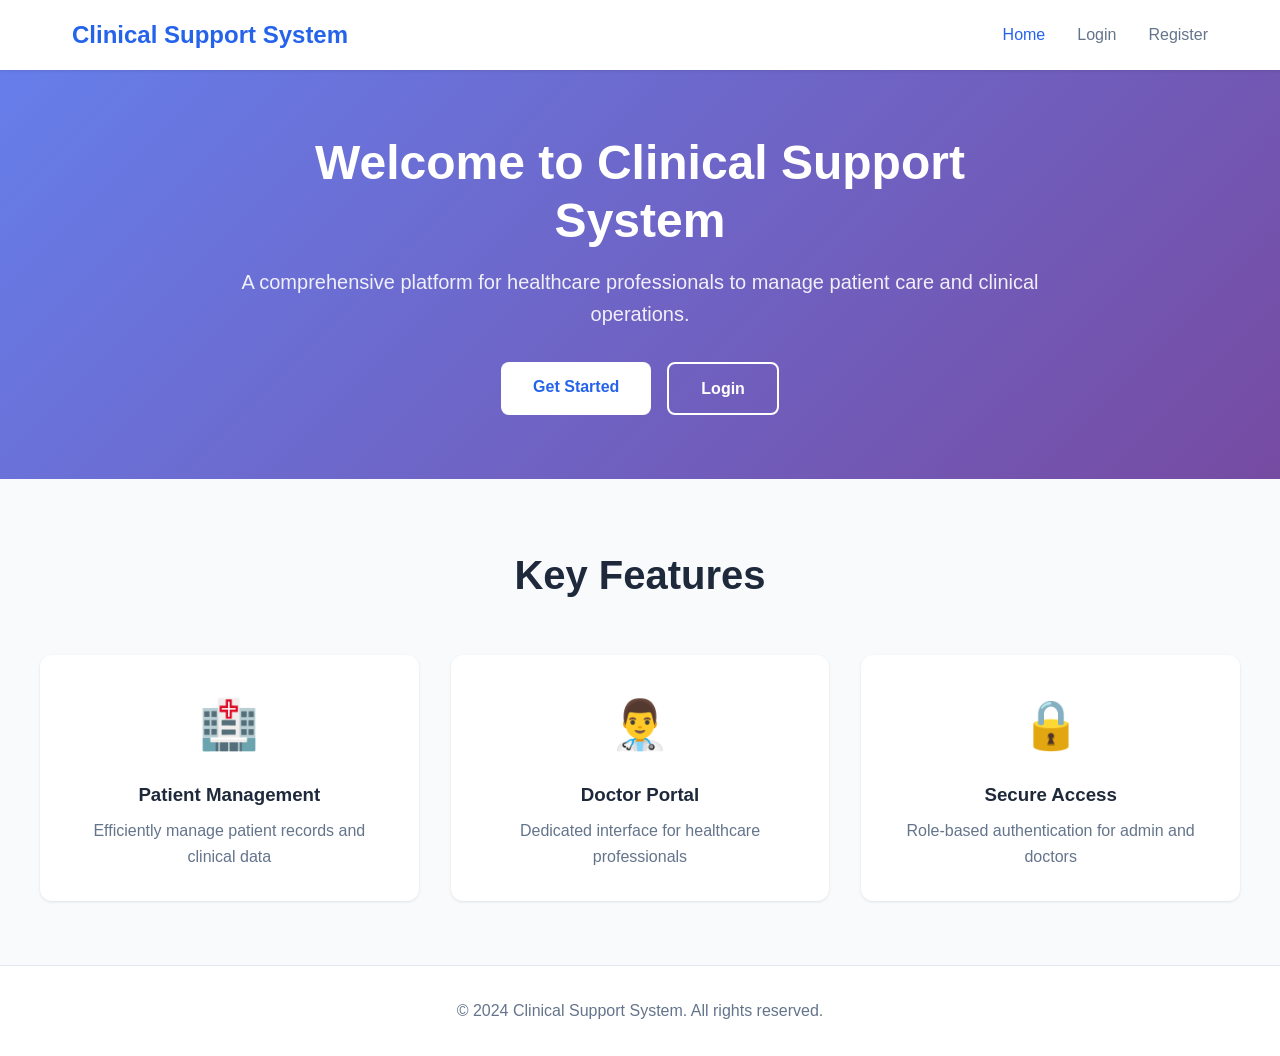
<file: index.html>
<!DOCTYPE html>
<html lang="en">
<head>
    <meta charset="UTF-8">
    <meta name="viewport" content="width=device-width, initial-scale=1.0">
    <title>Clinical Support System</title>
    <link rel="stylesheet" href="styles.css">
</head>
<body>
    <nav class="navbar">
        <div class="nav-container">
            <div class="logo">
                <h2>Clinical Support System</h2>
            </div>
            <ul class="nav-menu">
                <li><a href="index.html" class="active">Home</a></li>
                <li><a href="login.html">Login</a></li>
                <li><a href="register.html">Register</a></li>
            </ul>
        </div>
    </nav>

    <main class="main-content">
        <section class="hero">
            <div class="hero-content">
                <h1>Welcome to Clinical Support System</h1>
                <p>A comprehensive platform for healthcare professionals to manage patient care and clinical operations.</p>
                <div class="cta-buttons">
                    <a href="register.html" class="btn btn-primary">Get Started</a>
                    <a href="login.html" class="btn btn-secondary">Login</a>
                </div>
            </div>
        </section>

        <section class="features">
            <div class="container">
                <h2>Key Features</h2>
                <div class="feature-grid">
                    <div class="feature-card">
                        <div class="feature-icon">🏥</div>
                        <h3>Patient Management</h3>
                        <p>Efficiently manage patient records and clinical data</p>
                    </div>
                    <div class="feature-card">
                        <div class="feature-icon">👨‍⚕️</div>
                        <h3>Doctor Portal</h3>
                        <p>Dedicated interface for healthcare professionals</p>
                    </div>
                    <div class="feature-card">
                        <div class="feature-icon">🔒</div>
                        <h3>Secure Access</h3>
                        <p>Role-based authentication for admin and doctors</p>
                    </div>
                </div>
            </div>
        </section>
    </main>

    <footer class="footer">
        <p>&copy; 2024 Clinical Support System. All rights reserved.</p>
    </footer>
</body>
</html>
</file>
<file: styles.css>
* {
    margin: 0;
    padding: 0;
    box-sizing: border-box;
}

:root {
    --primary-color: #2563eb;
    --primary-hover: #1d4ed8;
    --secondary-color: #64748b;
    --success-color: #10b981;
    --error-color: #ef4444;
    --text-primary: #1e293b;
    --text-secondary: #64748b;
    --bg-primary: #ffffff;
    --bg-secondary: #f8fafc;
    --border-color: #e2e8f0;
    --shadow: 0 1px 3px 0 rgba(0, 0, 0, 0.1);
    --shadow-lg: 0 10px 15px -3px rgba(0, 0, 0, 0.1);
}

body {
    font-family: -apple-system, BlinkMacSystemFont, 'Segoe UI', Roboto, Oxygen, Ubuntu, Cantarell, sans-serif;
    line-height: 1.6;
    color: var(--text-primary);
    background-color: var(--bg-secondary);
}

.navbar {
    background-color: var(--bg-primary);
    box-shadow: var(--shadow);
    position: sticky;
    top: 0;
    z-index: 1000;
}

.nav-container {
    max-width: 1200px;
    margin: 0 auto;
    padding: 1rem 2rem;
    display: flex;
    justify-content: space-between;
    align-items: center;
}

.logo h2 {
    color: var(--primary-color);
    font-size: 1.5rem;
}

.nav-menu {
    display: flex;
    list-style: none;
    gap: 2rem;
}

.nav-menu a {
    color: var(--text-secondary);
    text-decoration: none;
    font-weight: 500;
    transition: color 0.3s ease;
}

.nav-menu a:hover,
.nav-menu a.active {
    color: var(--primary-color);
}

.main-content {
    min-height: calc(100vh - 140px);
}

.hero {
    background: linear-gradient(135deg, #667eea 0%, #764ba2 100%);
    color: white;
    padding: 4rem 2rem;
    text-align: center;
}

.hero-content {
    max-width: 800px;
    margin: 0 auto;
}

.hero h1 {
    font-size: 3rem;
    margin-bottom: 1rem;
    line-height: 1.2;
}

.hero p {
    font-size: 1.25rem;
    margin-bottom: 2rem;
    opacity: 0.9;
}

.cta-buttons {
    display: flex;
    gap: 1rem;
    justify-content: center;
}

/* Hero CTA overrides – buttons sit on a dark gradient so they need different styling */
.hero .btn-primary {
    background-color: #ffffff;
    color: var(--primary-color);
}

.hero .btn-primary:hover {
    background-color: #f0f4ff;
    color: var(--primary-hover);
    transform: translateY(-2px);
}

.hero .btn-secondary {
    background-color: transparent;
    color: #ffffff;
    border: 2px solid #ffffff;
}

.hero .btn-secondary:hover {
    background-color: #ffffff;
    color: var(--primary-color);
}

.btn {
    display: inline-block;
    padding: 0.75rem 2rem;
    border-radius: 8px;
    text-decoration: none;
    font-weight: 600;
    transition: all 0.3s ease;
    border: none;
    cursor: pointer;
    font-size: 1rem;
}

.btn-primary {
    background-color: var(--primary-color);
    color: #ffffff;
}

.btn-primary:hover {
    background-color: var(--primary-hover);
    transform: translateY(-2px);
    box-shadow: var(--shadow-lg);
    color: #ffffff;
}

.btn-secondary {
    background-color: var(--secondary-color);
    color: #ffffff;
    border: 2px solid var(--secondary-color);
}

.btn-secondary:hover {
    background-color: #475569;
    border-color: #475569;
    color: #ffffff;
}

.btn-full {
    width: 100%;
}

.features {
    padding: 4rem 2rem;
}

.container {
    max-width: 1200px;
    margin: 0 auto;
}

.features h2 {
    text-align: center;
    font-size: 2.5rem;
    margin-bottom: 3rem;
    color: var(--text-primary);
}

.feature-grid {
    display: grid;
    grid-template-columns: repeat(auto-fit, minmax(300px, 1fr));
    gap: 2rem;
}

.feature-card {
    background-color: var(--bg-primary);
    padding: 2rem;
    border-radius: 12px;
    text-align: center;
    box-shadow: var(--shadow);
    transition: transform 0.3s ease, box-shadow 0.3s ease;
}

.feature-card:hover {
    transform: translateY(-5px);
    box-shadow: var(--shadow-lg);
}

.feature-icon {
    font-size: 3rem;
    margin-bottom: 1rem;
}

.feature-card h3 {
    color: var(--text-primary);
    margin-bottom: 0.5rem;
}

.feature-card p {
    color: var(--text-secondary);
}

.auth-container {
    display: flex;
    justify-content: center;
    align-items: center;
    padding: 3rem 2rem;
}

.auth-card {
    background-color: var(--bg-primary);
    padding: 3rem;
    border-radius: 12px;
    box-shadow: var(--shadow-lg);
    width: 100%;
    max-width: 450px;
}

.auth-card h2 {
    color: var(--text-primary);
    margin-bottom: 0.5rem;
    font-size: 2rem;
}

.auth-subtitle {
    color: var(--text-secondary);
    margin-bottom: 2rem;
}

.auth-form {
    display: flex;
    flex-direction: column;
    gap: 1.5rem;
}

.form-group {
    display: flex;
    flex-direction: column;
    gap: 0.5rem;
}

/* extra spacing for fields that are shown conditionally */
.role-fields {
    margin-top: 1rem;
    padding: 1rem;
    border: 1px solid var(--border-color);
    border-radius: 8px;
    background-color: var(--bg-secondary);
}

.form-group label {
    color: var(--text-primary);
    font-weight: 600;
    font-size: 0.875rem;
}

.form-group input,
.form-group select {
    padding: 0.75rem;
    border: 1px solid var(--border-color);
    border-radius: 8px;
    font-size: 1rem;
    transition: border-color 0.3s ease, box-shadow 0.3s ease;
}

.form-group input:focus,
.form-group select:focus {
    outline: none;
    border-color: var(--primary-color);
    box-shadow: 0 0 0 3px rgba(37, 99, 235, 0.1);
}

.form-group small {
    color: var(--text-secondary);
    font-size: 0.75rem;
}

.error-message {
    display: none;
    padding: 0.75rem;
    background-color: #fee;
    color: var(--error-color);
    border-radius: 8px;
    font-size: 0.875rem;
}

.error-message.show {
    display: block;
}

.success-message {
    display: none;
    padding: 0.75rem;
    background-color: #efe;
    color: var(--success-color);
    border-radius: 8px;
    font-size: 0.875rem;
}

.success-message.show {
    display: block;
}

.auth-footer {
    margin-top: 1.5rem;
    text-align: center;
    color: var(--text-secondary);
}

.auth-footer a {
    color: var(--primary-color);
    text-decoration: none;
    font-weight: 600;
}

.auth-footer a:hover {
    text-decoration: underline;
}

.dashboard-container {
    max-width: 1200px;
    margin: 0 auto;
    padding: 3rem 2rem;
}

.dashboard-header {
    background-color: var(--bg-primary);
    padding: 2rem;
    border-radius: 12px;
    box-shadow: var(--shadow);
    margin-bottom: 2rem;
}

.dashboard-header h1 {
    color: var(--text-primary);
    margin-bottom: 0.5rem;
}

.user-role {
    color: var(--text-secondary);
    font-weight: 600;
}

.user-role span {
    color: var(--primary-color);
    text-transform: capitalize;
}

.dashboard-content {
    display: grid;
    grid-template-columns: repeat(auto-fit, minmax(300px, 1fr));
    gap: 2rem;
}

.dashboard-section {
    background-color: var(--bg-primary);
    padding: 2rem;
    border-radius: 12px;
    box-shadow: var(--shadow);
    margin-bottom: 2rem;
}

.dashboard-section h3 {
    color: var(--text-primary);
    margin-bottom: 1.5rem;
    padding-bottom: 0.75rem;
    border-bottom: 2px solid var(--border-color);
}

.admin-stats {
    display: grid;
    grid-template-columns: repeat(auto-fit, minmax(200px, 1fr));
    gap: 1rem;
    margin-bottom: 2rem;
}

.stat-card {
    background-color: var(--bg-secondary);
    padding: 1.5rem;
    border-radius: 8px;
    text-align: center;
    border: 1px solid var(--border-color);
}

.stat-card h4 {
    color: var(--text-primary);
    margin-bottom: 0.5rem;
    font-size: 0.875rem;
}

.stat-card span {
    font-size: 2rem;
    font-weight: bold;
    color: var(--primary-color);
}

.data-table {
    overflow-x: auto;
}

.data-table table {
    width: 100%;
    border-collapse: collapse;
    margin-top: 1rem;
}

.data-table th,
.data-table td {
    padding: 0.75rem;
    text-align: left;
    border-bottom: 1px solid var(--border-color);
}

.data-table th {
    background-color: var(--bg-secondary);
    font-weight: 600;
    color: var(--text-primary);
}

.data-table tr:hover td {
    background-color: var(--bg-secondary);
}

.data-table td .btn {
    color: #ffffff;
}

.data-table td .btn:hover {
    color: #ffffff;
}

.btn-small {
    padding: 0.5rem 1rem;
    font-size: 0.875rem;
    border-radius: 6px;
}

.btn-success {
    background-color: var(--success-color);
    color: white;
}

.btn-success:hover {
    background-color: #059669;
}

.btn-danger {
    background-color: var(--error-color);
    color: white;
}

.btn-danger:hover {
    background-color: #dc2626;
}

.btn-warning {
    background-color: #f59e0b;
    color: white;
}

.btn-warning:hover {
    background-color: #d97706;
}

.status-pending {
    color: #f59e0b;
    font-weight: 600;
}

.status-verified {
    color: var(--success-color);
    font-weight: 600;
}

.status-rejected {
    color: var(--error-color);
    font-weight: 600;
}

.profile-form {
    display: flex;
    flex-direction: column;
    gap: 1.5rem;
    max-width: 500px;
}

.profile-form textarea {
    padding: 0.75rem;
    border: 1px solid var(--border-color);
    border-radius: 8px;
    font-size: 1rem;
    resize: vertical;
    min-height: 100px;
}

.info-card,
.dashboard-message {
    background-color: var(--bg-primary);
    padding: 2rem;
    border-radius: 12px;
    box-shadow: var(--shadow);
}

/* Modal Styles */
.modal {
    display: none;
    position: fixed;
    z-index: 1000;
    left: 0;
    top: 0;
    width: 100%;
    height: 100%;
    background-color: rgba(0, 0, 0, 0.5);
}

.modal-content {
    background-color: var(--bg-primary);
    margin: 5% auto;
    padding: 0;
    border-radius: 12px;
    width: 90%;
    max-width: 600px;
    max-height: 90vh;
    overflow-y: auto;
    box-shadow: var(--shadow-lg);
}

.modal-header {
    padding: 1.5rem 2rem;
    border-bottom: 1px solid var(--border-color);
    display: flex;
    justify-content: space-between;
    align-items: center;
}

.modal-header h3 {
    margin: 0;
    color: var(--text-primary);
}

.modal-close {
    font-size: 2rem;
    cursor: pointer;
    color: var(--text-secondary);
}

.modal-close:hover {
    color: var(--error-color);
}

.modal-form {
    padding: 2rem;
    display: flex;
    flex-direction: column;
    gap: 1.5rem;
}

.modal-actions {
    display: flex;
    gap: 1rem;
    justify-content: flex-end;
    margin-top: 1rem;
}

.medication-item {
    border: 1px solid var(--border-color);
    border-radius: 8px;
    padding: 1rem;
    margin-bottom: 1rem;
    background-color: var(--bg-secondary);
}

.medication-item .form-group {
    margin-bottom: 1rem;
}

.medication-item .form-group:last-child {
    margin-bottom: 0;
}

.remove-medication {
    margin-top: 1rem;
}

.info-card h3,
.dashboard-message h3 {
    color: var(--text-primary);
    margin-bottom: 1.5rem;
    padding-bottom: 0.75rem;
    border-bottom: 2px solid var(--border-color);
}

.info-row {
    display: flex;
    justify-content: space-between;
    padding: 0.75rem 0;
    border-bottom: 1px solid var(--border-color);
}

.info-row:last-child {
    border-bottom: none;
}

.info-label {
    color: var(--text-secondary);
    font-weight: 600;
}

.info-value {
    color: var(--text-primary);
}

.dashboard-message p {
    color: var(--text-secondary);
    margin-bottom: 1rem;
}

.dashboard-message .note {
    color: var(--primary-color);
    font-style: italic;
    font-size: 0.875rem;
}

.logout-btn {
    color: var(--error-color) !important;
}

.footer {
    background-color: var(--bg-primary);
    padding: 2rem;
    text-align: center;
    color: var(--text-secondary);
    border-top: 1px solid var(--border-color);
}

@media (max-width: 768px) {
    .hero h1 {
        font-size: 2rem;
    }

    .cta-buttons {
        flex-direction: column;
    }

    .nav-menu {
        gap: 1rem;
    }

    .feature-grid {
        grid-template-columns: 1fr;
    }

    .dashboard-content {
        grid-template-columns: 1fr;
    }
}
</file>
